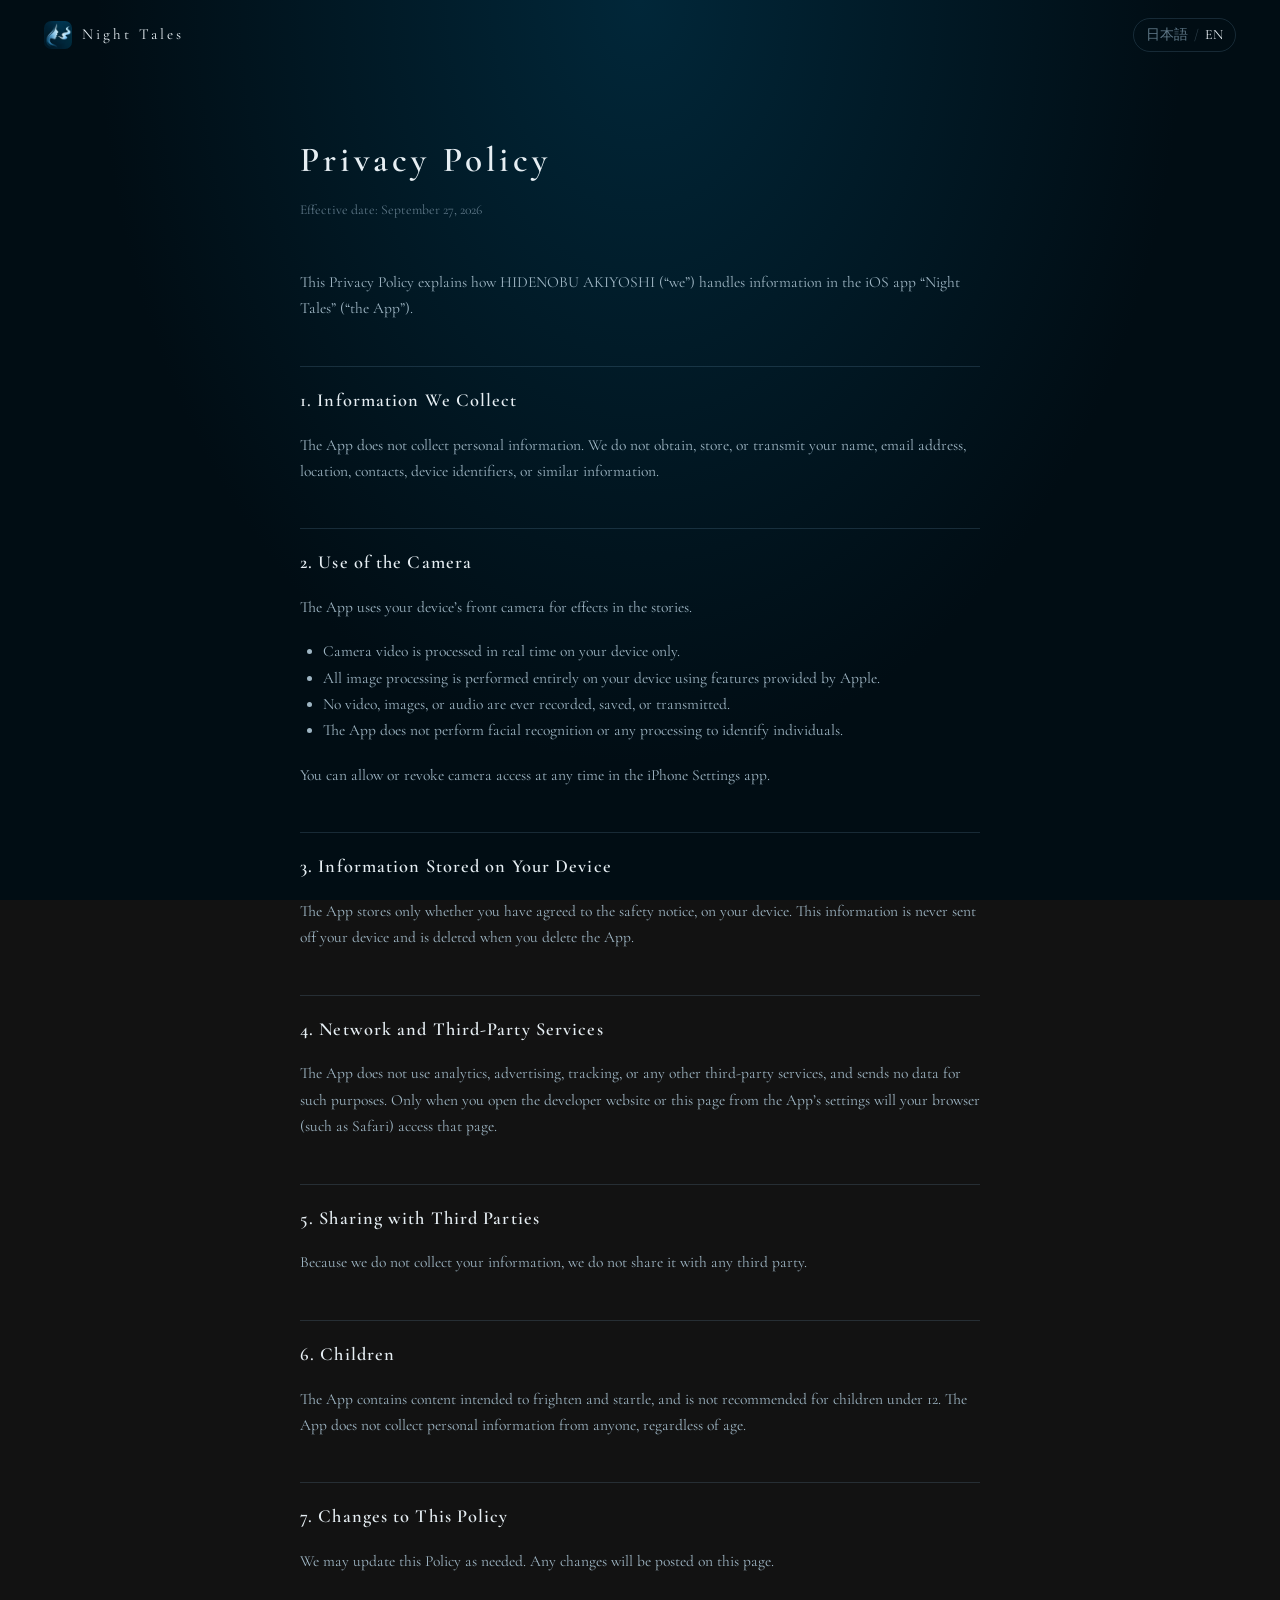
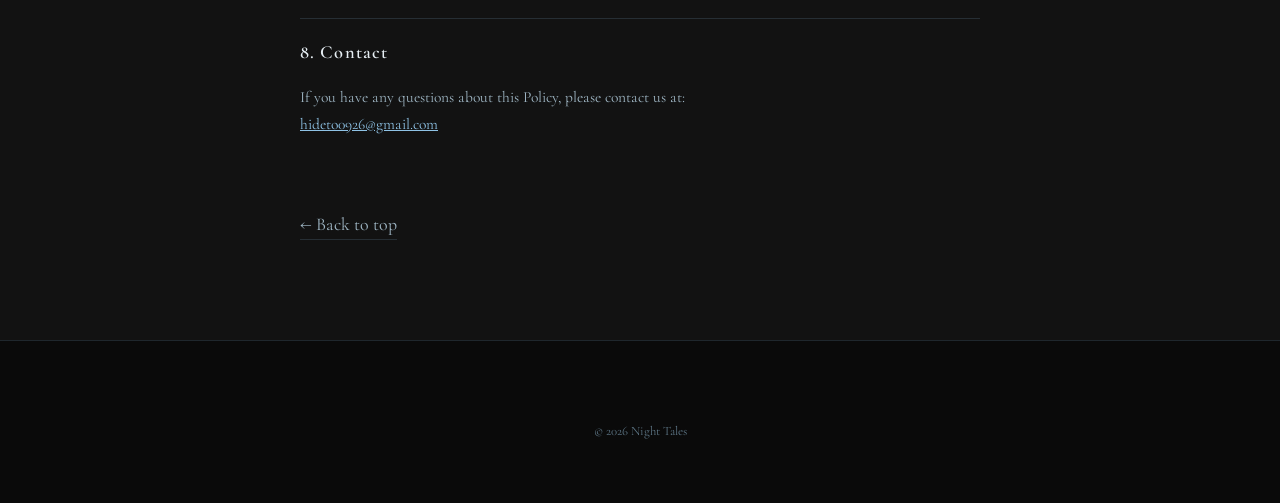
<file: privacy.html>
<!doctype html>
<html lang="ja" data-lang="ja">
<head>
  <meta charset="utf-8">
  <meta name="viewport" content="width=device-width, initial-scale=1, viewport-fit=cover">
  <title>プライバシーポリシー / Privacy Policy — 夜話 Night Tales</title>
  <meta name="theme-color" content="#012739">
  <link rel="icon" href="assets/favicon.png">
  <link rel="apple-touch-icon" href="assets/apple-touch-icon.png">
  <link rel="preconnect" href="https://fonts.googleapis.com">
  <link rel="preconnect" href="https://fonts.gstatic.com" crossorigin>
  <link href="https://fonts.googleapis.com/css2?family=Shippori+Mincho:wght@400;600&family=Cormorant+Garamond:ital,wght@0,400;0,600;1,400&display=swap" rel="stylesheet">
  <link rel="stylesheet" href="css/style.css">
  <script>
    (function () {
      var q = new URLSearchParams(location.search).get('lang');
      var saved = null;
      try { saved = localStorage.getItem('lang'); } catch (e) {}
      var lang = q || saved || ((navigator.language || 'en').toLowerCase().indexOf('ja') === 0 ? 'ja' : 'en');
      if (lang !== 'ja') lang = 'en';
      document.documentElement.setAttribute('data-lang', lang);
      document.documentElement.setAttribute('lang', lang);
    })();
  </script>
  <style>
    body { background: radial-gradient(ellipse at 50% 0%, #012739, #010d14 60%) fixed; }
  </style>
</head>
<body>
  <header class="nav solid">
    <a class="brand" href="index.html">
      <img src="assets/favicon.png" alt="" width="28" height="28">
      <span lang="ja">夜話</span><span lang="en">Night Tales</span>
    </a>
    <nav>
      <button class="lang-toggle" type="button" aria-label="Language">
        <span class="opt" data-set="ja">日本語</span><span class="sep">/</span><span class="opt" data-set="en">EN</span>
      </button>
    </nav>
  </header>

  <!-- 日本語 -->
  <main class="doc" lang="ja">
    <h1>プライバシーポリシー</h1>
    <p class="updated">制定日：2026年9月27日</p>

    <p>HIDENOBU AKIYOSHI（以下「開発者」）は、iOSアプリ「夜話」（以下「本アプリ」）における利用者の情報の取り扱いについて、以下のとおり定めます。</p>

    <h2>1. 収集する情報</h2>
    <p>本アプリは、利用者の個人情報を収集しません。氏名、メールアドレス、位置情報、連絡先、端末識別子などを取得・保存・送信することはありません。</p>

    <h2>2. カメラの利用について</h2>
    <p>本アプリは、物語の演出のために、端末のインカメラを使用します。</p>
    <ul>
      <li>カメラ映像は、端末内でリアルタイムに処理されるのみです。</li>
      <li>映像の処理は、すべて端末内（Apple が提供する機能）で行われます。</li>
      <li>映像・画像・音声の録画、保存、外部への送信は一切行いません。</li>
      <li>顔認証や、個人を識別するための処理は行いません。</li>
    </ul>
    <p>カメラへのアクセスは、iPhone の「設定」アプリからいつでも許可・取り消しができます。</p>

    <h2>3. 端末に保存する情報</h2>
    <p>本アプリは、ご利用上の注意への同意状況のみを端末内に保存します。この情報が端末の外へ送信されることはありません。本アプリを削除すると、この情報も削除されます。</p>

    <h2>4. 通信・外部サービス</h2>
    <p>本アプリは、アクセス解析、広告、トラッキングその他の外部サービスを利用しておらず、それらのためのデータ送信も行いません。設定画面から開発者のウェブサイトやこのページを開いた場合のみ、Safari などのブラウザで該当ページへアクセスします。</p>

    <h2>5. 第三者への提供</h2>
    <p>開発者は利用者の情報を収集しないため、第三者へ提供することもありません。</p>

    <h2>6. お子さまの利用について</h2>
    <p>本アプリは強い恐怖や驚きを伴う内容を含むため、12歳未満の方のご利用はお控えください。本アプリは年齢を問わず、個人情報を収集しません。</p>

    <h2>7. 本ポリシーの変更</h2>
    <p>本ポリシーの内容は、必要に応じて変更することがあります。変更した場合は、このページにてお知らせします。</p>

    <h2>8. お問い合わせ</h2>
    <p>本ポリシーに関するお問い合わせは、以下までご連絡ください。<br><a href="mailto:hideto0926@gmail.com">hideto0926@gmail.com</a></p>

    <a class="back" href="index.html">← トップへ戻る</a>
  </main>

  <!-- English -->
  <main class="doc" lang="en">
    <h1>Privacy Policy</h1>
    <p class="updated">Effective date: September 27, 2026</p>

    <p>This Privacy Policy explains how HIDENOBU AKIYOSHI (“we”) handles information in the iOS app “Night Tales” (“the App”).</p>

    <h2>1. Information We Collect</h2>
    <p>The App does not collect personal information. We do not obtain, store, or transmit your name, email address, location, contacts, device identifiers, or similar information.</p>

    <h2>2. Use of the Camera</h2>
    <p>The App uses your device’s front camera for effects in the stories.</p>
    <ul>
      <li>Camera video is processed in real time on your device only.</li>
      <li>All image processing is performed entirely on your device using features provided by Apple.</li>
      <li>No video, images, or audio are ever recorded, saved, or transmitted.</li>
      <li>The App does not perform facial recognition or any processing to identify individuals.</li>
    </ul>
    <p>You can allow or revoke camera access at any time in the iPhone Settings app.</p>

    <h2>3. Information Stored on Your Device</h2>
    <p>The App stores only whether you have agreed to the safety notice, on your device. This information is never sent off your device and is deleted when you delete the App.</p>

    <h2>4. Network and Third-Party Services</h2>
    <p>The App does not use analytics, advertising, tracking, or any other third-party services, and sends no data for such purposes. Only when you open the developer website or this page from the App’s settings will your browser (such as Safari) access that page.</p>

    <h2>5. Sharing with Third Parties</h2>
    <p>Because we do not collect your information, we do not share it with any third party.</p>

    <h2>6. Children</h2>
    <p>The App contains content intended to frighten and startle, and is not recommended for children under 12. The App does not collect personal information from anyone, regardless of age.</p>

    <h2>7. Changes to This Policy</h2>
    <p>We may update this Policy as needed. Any changes will be posted on this page.</p>

    <h2>8. Contact</h2>
    <p>If you have any questions about this Policy, please contact us at:<br><a href="mailto:hideto0926@gmail.com">hideto0926@gmail.com</a></p>

    <a class="back" href="index.html">← Back to top</a>
  </main>

  <footer class="footer">
    <p class="copy">© <span class="year">2026</span> Night Tales</p>
  </footer>

  <script src="js/lang.js"></script>
</body>
</html>
</file>
<file: css/style.css>
:root {
  --bg: #010d14;
  --navy: #012739;
  --ink: #e6eef3;
  --ink-2: #9fb6c4;
  --ink-3: #5f7888;
  --accent: #8fc3e6;
  --line: rgba(143, 195, 230, 0.16);
  --serif-ja: "Shippori Mincho", "Hiragino Mincho ProN", "Yu Mincho", serif;
  --serif-en: "Cormorant Garamond", Georgia, serif;
  color-scheme: dark;
}

* { box-sizing: border-box; }

html { scroll-behavior: smooth; }

body {
  margin: 0;
  background: var(--bg);
  color: var(--ink);
  font-family: var(--serif-ja);
  line-height: 1.9;
  -webkit-font-smoothing: antialiased;
  overflow-x: hidden;
}

html[data-lang="en"] body { font-family: var(--serif-en); font-size: 1.12rem; line-height: 1.7; }

/* 言語の出し分け */
html[data-lang="ja"] [lang="en"],
html[data-lang="en"] [lang="ja"] { display: none !important; }

a { color: inherit; }

#scene {
  position: fixed;
  inset: 0;
  width: 100vw;
  height: 100vh;
  z-index: -2;
  display: block;
  background: radial-gradient(ellipse at 50% 35%, var(--navy), var(--bg) 70%);
}

.vignette {
  position: fixed;
  inset: 0;
  z-index: -1;
  pointer-events: none;
  background: radial-gradient(ellipse at 50% 40%, transparent 40%, rgba(0, 0, 0, 0.7) 100%);
}

/* ナビ */
.nav {
  position: fixed;
  top: 0; left: 0; right: 0;
  z-index: 10;
  display: flex;
  align-items: center;
  justify-content: space-between;
  padding: 18px clamp(16px, 4vw, 44px);
  transition: background 0.4s, backdrop-filter 0.4s;
}
.nav.solid { background: rgba(1, 13, 20, 0.72); backdrop-filter: blur(10px); -webkit-backdrop-filter: blur(10px); }
.brand { display: flex; align-items: center; gap: 10px; text-decoration: none; letter-spacing: 0.2em; font-size: 0.95rem; }
.brand img { border-radius: 7px; }
.nav nav { display: flex; align-items: center; gap: clamp(12px, 2.5vw, 28px); font-size: 0.88rem; }
.nav nav a { text-decoration: none; color: var(--ink-2); transition: color 0.3s; }
.nav nav a:hover { color: var(--ink); }
.lang-toggle {
  font: inherit;
  color: var(--ink-3);
  background: none;
  border: 1px solid var(--line);
  border-radius: 999px;
  padding: 4px 12px;
  cursor: pointer;
}
.lang-toggle .sep { margin: 0 6px; opacity: 0.5; }
html[data-lang="ja"] .lang-toggle [data-set="ja"],
html[data-lang="en"] .lang-toggle [data-set="en"] { color: var(--ink); }

/* ヒーロー */
.hero {
  min-height: 100vh;
  min-height: 100svh;
  display: flex;
  flex-direction: column;
  justify-content: flex-end;
  align-items: center;
  text-align: center;
  position: relative;
  padding: 120px 16px calc(12vh + 40px);
}
.hero-inner { display: flex; flex-direction: column; align-items: center; }
.title {
  margin: 0;
  font-weight: 600;
  letter-spacing: 0.3em;
  font-size: clamp(2.4rem, 7vw, 4.4rem);
  line-height: 1.2;
  text-shadow: 0 0 40px rgba(143, 195, 230, 0.35);
}
html[data-lang="en"] .title { letter-spacing: 0.18em; font-weight: 400; }
.tagline { margin: 18px 0 4px; font-size: clamp(1.05rem, 2.4vw, 1.35rem); color: var(--ink); letter-spacing: 0.15em; }
.lead { margin: 0 0 34px; color: var(--ink-2); font-size: 0.95rem; }

.store {
  display: inline-flex;
  align-items: center;
  gap: 12px;
  padding: 10px 22px 10px 18px;
  border: 1px solid rgba(230, 238, 243, 0.4);
  border-radius: 12px;
  text-decoration: none;
  background: rgba(0, 0, 0, 0.35);
  transition: border-color 0.3s, background 0.3s;
}
.store:hover { border-color: var(--ink); background: rgba(0, 0, 0, 0.55); }
.store span { display: flex; flex-direction: column; text-align: left; line-height: 1.2; }
.store small { font-size: 0.68rem; color: var(--ink-2); font-family: -apple-system, system-ui, sans-serif; }
.store b { font-family: -apple-system, system-ui, sans-serif; font-size: 1.2rem; font-weight: 600; }

.scroll-cue { position: absolute; bottom: 28px; left: 50%; width: 1px; height: 56px; background: var(--line); overflow: hidden; }
.scroll-cue span { position: absolute; left: 0; top: -40%; width: 1px; height: 40%; background: var(--ink); animation: cue 2.4s ease-in-out infinite; }
@keyframes cue { to { top: 110%; } }

/* セクション共通 */
section:not(.hero) { max-width: 1080px; margin: 0 auto; padding: clamp(80px, 12vw, 140px) clamp(16px, 5vw, 40px); }
.section-title {
  font-weight: 400;
  letter-spacing: 0.35em;
  font-size: 1.05rem;
  color: var(--ink-2);
  text-align: center;
  margin: 0 0 56px;
}
.section-title::after { content: ""; display: block; width: 1px; height: 40px; margin: 18px auto 0; background: var(--line); }

.reveal { opacity: 0; transform: translateY(40px); filter: blur(6px); transition: opacity 1.4s ease, transform 1.4s ease, filter 1.4s ease; }
.reveal.in { opacity: 1; transform: none; filter: none; }

/* 紹介 */
.about { display: grid; grid-template-columns: 1.1fr 0.9fr; gap: clamp(32px, 6vw, 80px); align-items: center; }
.about h2 { font-weight: 400; font-size: clamp(1.5rem, 3.2vw, 2.1rem); line-height: 1.7; letter-spacing: 0.08em; margin: 0 0 28px; }
.about p { color: var(--ink-2); margin: 0 0 16px; }
.about-shot { margin: 0; justify-self: center; }
.about-shot img, .shots img {
  width: min(300px, 70vw);
  height: auto;
  border-radius: 34px;
  border: 8px solid #12151a;
  box-shadow: 0 0 0 1px rgba(143, 195, 230, 0.2), 0 30px 80px rgba(0, 0, 0, 0.6), 0 0 90px rgba(60, 130, 180, 0.18);
}

/* 物語 */
.story-list { list-style: none; margin: 0; padding: 0; display: grid; grid-template-columns: repeat(5, 1fr); gap: 18px; }
.story-list li {
  padding: 26px 22px 30px;
  border: 1px solid var(--line);
  border-radius: 4px;
  background: linear-gradient(180deg, rgba(1, 39, 57, 0.35), rgba(0, 0, 0, 0.25));
  transition: border-color 0.5s, transform 0.5s, background 0.5s;
}
.story-list li:hover { border-color: rgba(143, 195, 230, 0.45); transform: translateY(-4px); background: linear-gradient(180deg, rgba(1, 39, 57, 0.6), rgba(0, 0, 0, 0.3)); }
.story-list .no { font-size: 0.78rem; color: var(--ink-3); letter-spacing: 0.2em; }
.story-list h3 { font-weight: 600; font-size: 1.2rem; margin: 6px 0 14px; letter-spacing: 0.1em; }
.story-list p { margin: 0; font-size: 0.88rem; color: var(--ink-2); line-height: 1.85; }

/* 縦書き（日本語・広い画面） */
@media (min-width: 900px) {
  html[data-lang="ja"] .story-list li { writing-mode: vertical-rl; height: 400px; padding: 28px 24px; }
  html[data-lang="ja"] .story-list h3 { margin: 0 14px 0 10px; }
}

/* 画面写真 */
.gallery { max-width: none !important; padding-left: 0 !important; padding-right: 0 !important; }
.shots { display: flex; gap: 28px; overflow-x: auto; padding: 20px clamp(16px, 6vw, 80px) 40px; scroll-snap-type: x mandatory; scrollbar-width: none; justify-content: safe center; }
.shots::-webkit-scrollbar { display: none; }
.shots img { flex: 0 0 auto; width: min(240px, 62vw); scroll-snap-align: center; border-radius: 28px; }

/* 遊び方 */
.steps { display: grid; grid-template-columns: repeat(3, 1fr); gap: 20px; }
.step { padding: 30px 26px; border-top: 1px solid var(--line); }
.step .num { font-family: var(--serif-en); color: var(--accent); font-size: 1.6rem; letter-spacing: 0.1em; }
.step h3 { font-weight: 600; font-size: 1.1rem; margin: 8px 0 8px; letter-spacing: 0.08em; }
.step p { margin: 0; color: var(--ink-2); font-size: 0.92rem; }

/* 注意 */
.notice ul { max-width: 720px; margin: 0 auto; padding: 0; list-style: none; }
.notice li { padding: 14px 0 14px 28px; border-bottom: 1px solid var(--line); color: var(--ink-2); font-size: 0.92rem; position: relative; }
.notice li::before { content: ""; position: absolute; left: 4px; top: 1.45em; width: 8px; height: 1px; background: var(--accent); }

/* フッター */
.footer { text-align: center; padding: 80px 16px 60px; border-top: 1px solid var(--line); background: rgba(0, 0, 0, 0.45); }
.footer img { border-radius: 9px; opacity: 0.9; }
.foot-title { letter-spacing: 0.3em; margin: 10px 0 18px; }
.foot-links { display: flex; justify-content: center; gap: 28px; font-size: 0.88rem; margin: 0 0 18px; flex-wrap: wrap; }
.foot-links a { color: var(--ink-2); text-decoration: none; border-bottom: 1px solid var(--line); }
.foot-links a:hover { color: var(--ink); }
.copy { color: var(--ink-3); font-size: 0.8rem; margin: 0; font-family: var(--serif-en); }

@media (max-width: 900px) {
  .story-list { grid-template-columns: 1fr 1fr; }
}
@media (max-width: 720px) {
  .nav nav a { display: none; }
  .about { grid-template-columns: 1fr; }
  .story-list, .steps { grid-template-columns: 1fr; }
}

@media (prefers-reduced-motion: reduce) {
  .reveal { opacity: 1; transform: none; filter: none; transition: none; }
  .scroll-cue span { animation: none; }
  html { scroll-behavior: auto; }
}

/* プライバシーポリシー */
.doc { max-width: 760px; margin: 0 auto; padding: 130px clamp(16px, 5vw, 40px) 100px; }
.doc h1 { font-weight: 600; font-size: clamp(1.6rem, 4vw, 2.2rem); letter-spacing: 0.12em; margin: 0 0 8px; }
.doc .updated { color: var(--ink-3); font-size: 0.85rem; margin: 0 0 48px; }
.doc h2 { font-weight: 600; font-size: 1.15rem; margin: 44px 0 12px; letter-spacing: 0.06em; padding-top: 18px; border-top: 1px solid var(--line); }
.doc p, .doc li { color: var(--ink-2); font-size: 0.97rem; }
.doc ul { padding-left: 1.3em; }
.doc a { color: var(--accent); }
.doc .back { display: inline-block; margin-top: 56px; color: var(--ink-2); text-decoration: none; border-bottom: 1px solid var(--line); }
</file>
